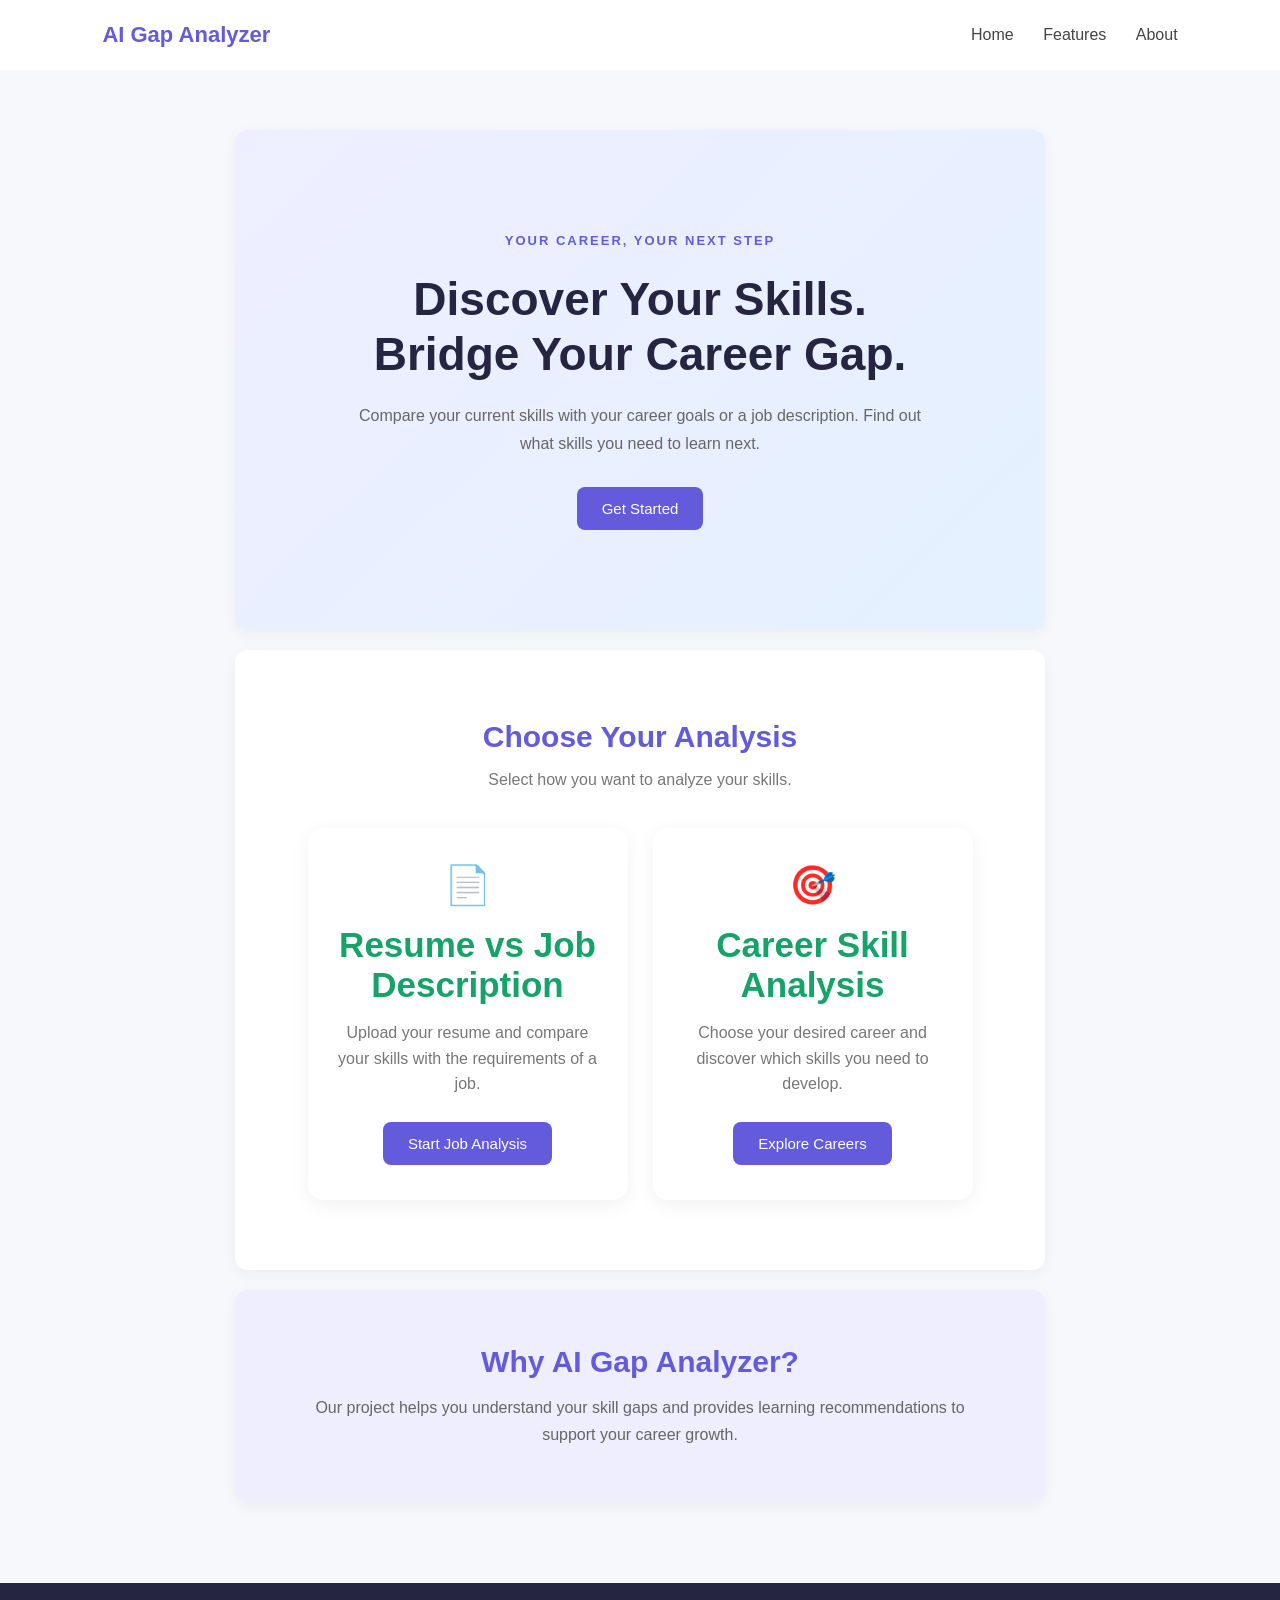
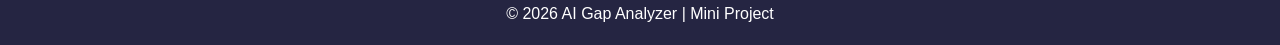
<file: frontend/index.html>
<!DOCTYPE html>
<html lang="en">
<head>
    <meta charset="UTF-8">
    <meta name="viewport" content="width=device-width, initial-scale=1.0">
    <title>AI Gap Analyzer</title>
    <link rel="stylesheet" href="static/css/style.css">
</head>
<body>

    <header class="navbar">
        <div class="logo">AI Gap Analyzer</div>
        <nav>
            <a href="#home">Home</a>
            <a href="#features">Features</a>
            <a href="#about">About</a>
        </nav>
    </header>

    <main>
        <section class="hero" id="home">
            <p class="tagline">YOUR CAREER, YOUR NEXT STEP</p>
            <h1>Discover Your Skills.<br>Bridge Your Career Gap.</h1>
            <p class="hero-text">
                Compare your current skills with your career goals or a job description.
                Find out what skills you need to learn next.
            </p>
            <a href="#features" class="primary-button">Get Started</a>
        </section>

        <section class="features" id="features">
            <h2>Choose Your Analysis</h2>
            <p class="section-text">Select how you want to analyze your skills.</p>

            <div class="card-container">

                <div class="feature-card">
                    <div class="card-icon">📄</div>
                    <h3>Resume vs Job Description</h3>
                    <p>
                        Upload your resume and compare your skills
                        with the requirements of a job.
                    </p>
                  <a href="job_analysis.html" class="primary-button">
                     Start Job Analysis
                  </a>
                </div>

                <div class="feature-card">
                    <div class="card-icon">🎯</div>
                    <h3>Career Skill Analysis</h3>
                    <p>
                        Choose your desired career and discover
                        which skills you need to develop.
                    </p>
                   <a href="career.html" class="primary-button">
                       Explore Careers
                    </a>
                </div>

            </div>
        </section>

        <section class="about" id="about">
            <h2>Why AI Gap Analyzer?</h2>
            <p>
                Our project helps you understand your skill gaps
                and provides learning recommendations to support
                your career growth.
            </p>
        </section>
    </main>

    <footer>
        <p>© 2026 AI Gap Analyzer | Mini Project</p>
    </footer>

    <script src="static/js/script.js"></script>
</body>
</html>
</file>
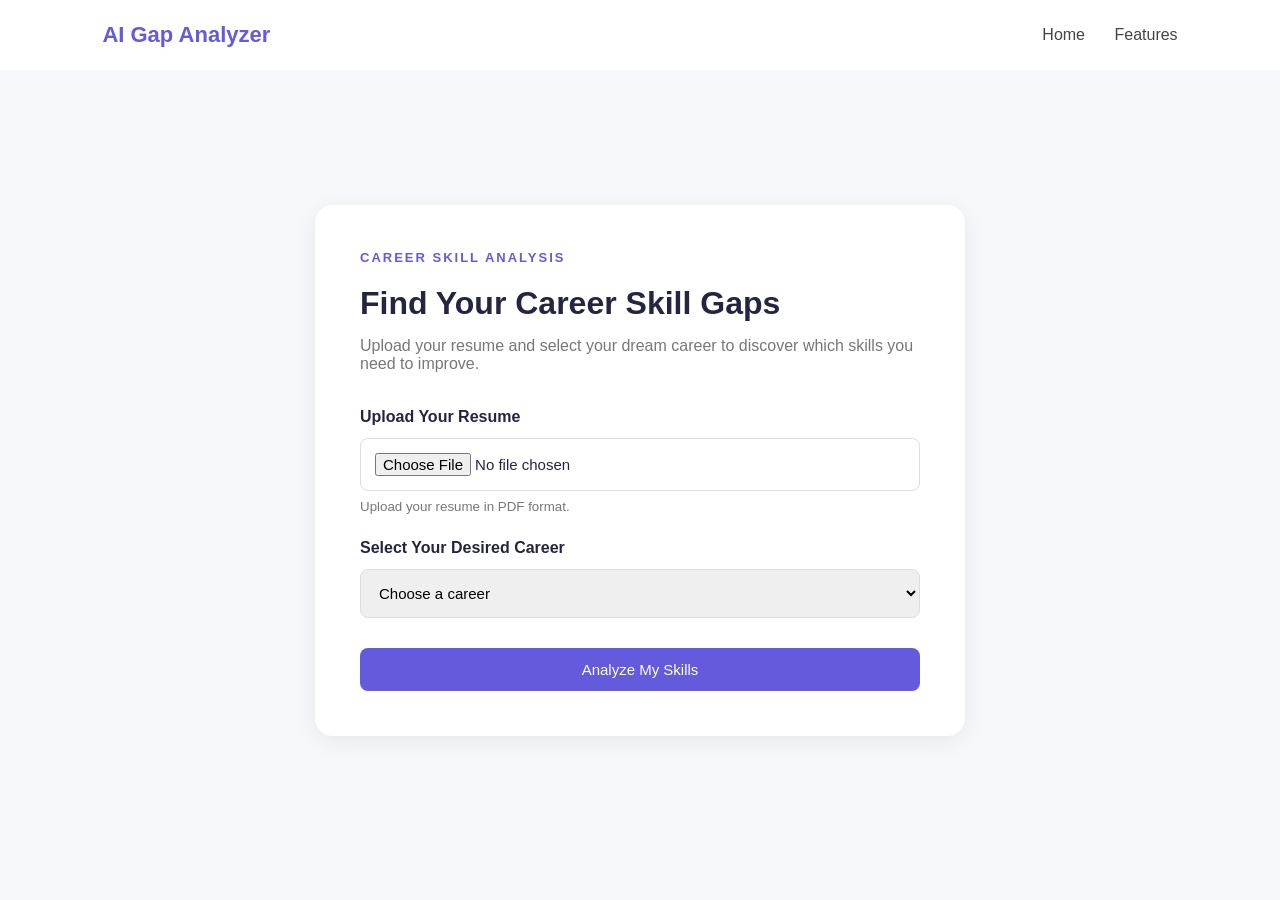
<file: frontend/career.html>
<!DOCTYPE html>
<html lang="en">
<head>
    <meta charset="UTF-8">
    <meta name="viewport" content="width=device-width, initial-scale=1.0">
    <title>Career Analysis - AI Gap Analyzer</title>

    <link rel="stylesheet" href="static/css/style.css">
</head>

<body>

    <header class="navbar">
        <div class="logo">AI Gap Analyzer</div>

        <nav>
            <a href="index.html">Home</a>
            <a href="index.html#features">Features</a>
        </nav>
    </header>

    <main class="analysis-page">

        <div class="analysis-container">

            <p class="tagline">CAREER SKILL ANALYSIS</p>

            <h1>Find Your Career Skill Gaps</h1>

            <p class="section-text">
                Upload your resume and select your dream career
                to discover which skills you need to improve.
            </p>

            <form id="careerForm">

                <div class="form-group">
                    <label for="resume">Upload Your Resume</label>

                    <input
                        type="file"
                        id="resume"
                        name="resume"
                        accept=".pdf"
                        required
                    >

                    <small>Upload your resume in PDF format.</small>
                </div>

                <div class="form-group">
                    <label for="career">Select Your Desired Career</label>

                    <select id="career" name="career" required>
                        <option value="">Choose a career</option>
                        <option value="Data Analyst">Data Analyst</option>
                        <option value="Web Developer">Web Developer</option>
                        <option value="Python Developer">Python Developer</option>
                        <option value="AI Engineer">AI Engineer</option>
                        <option value="Software Developer">Software Developer</option>
                    </select>
                </div>

                <button type="submit" class="primary-button">
                    Analyze My Skills
                </button>

            </form>

        </div>

    </main>

    <script src="static/js/script.js"></script>

</body>
</html>
</file>
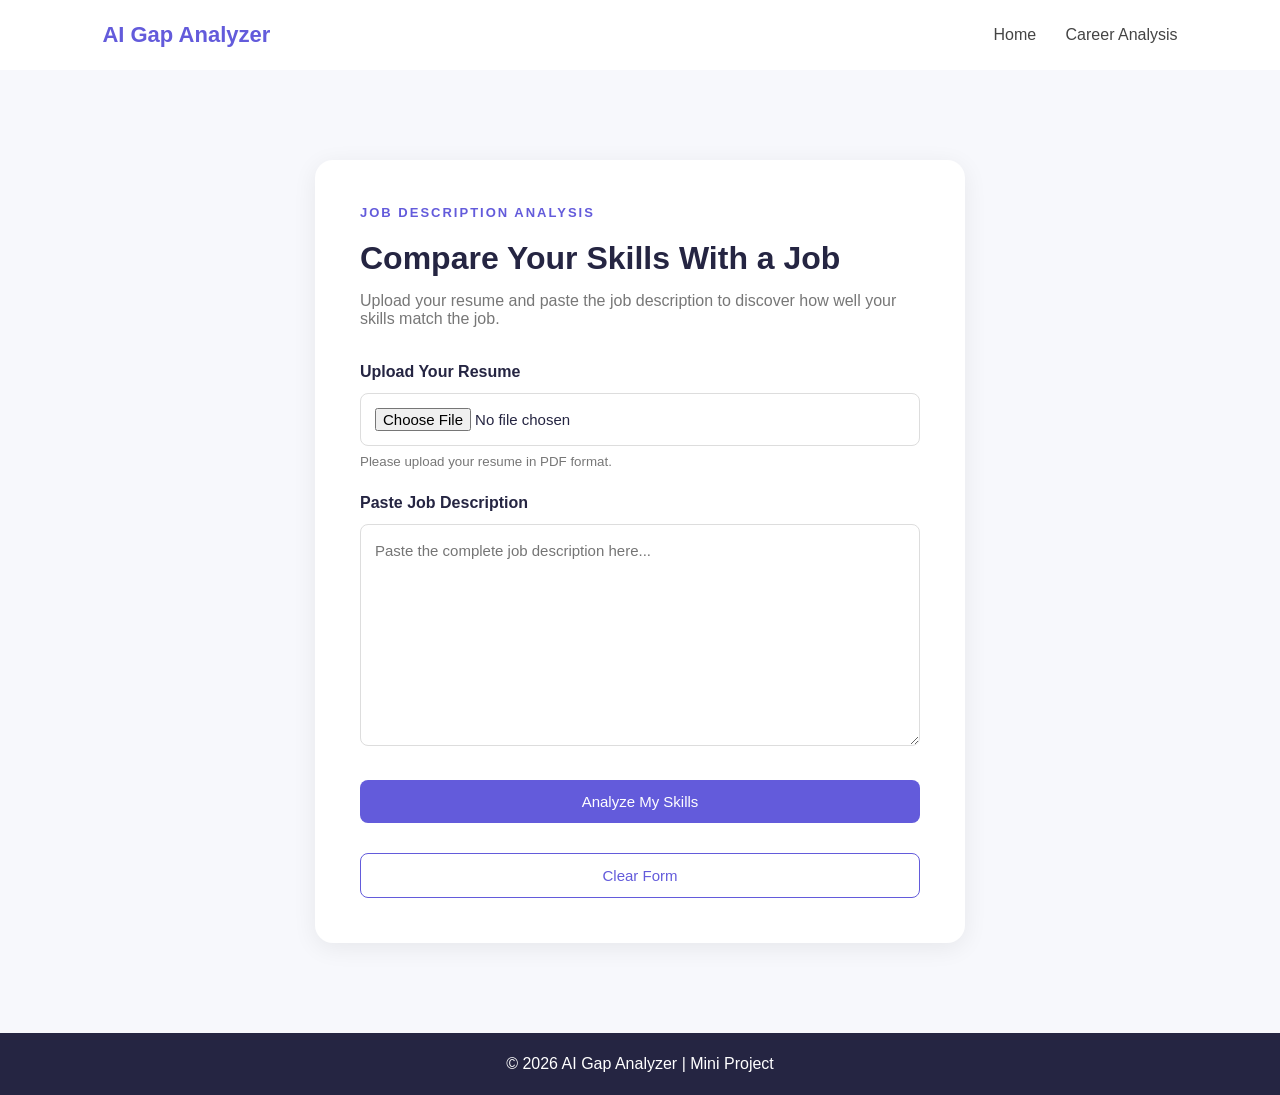
<file: frontend/job_analysis.html>
<!DOCTYPE html>
<html lang="en">

<head>
    <meta charset="UTF-8">
    <meta name="viewport" content="width=device-width, initial-scale=1.0">

    <title>Job Analysis - AI Gap Analyzer</title>

    <link rel="stylesheet" href="static/css/style.css">
</head>

<body>

    <!-- Navigation Bar -->
    <header class="navbar">

        <div class="logo">AI Gap Analyzer</div>

        <nav>
            <a href="index.html">Home</a>
            <a href="career.html">Career Analysis</a>
        </nav>

    </header>


    <!-- Main Section -->
    <main class="analysis-page">

        <div class="analysis-container">

            <p class="tagline">JOB DESCRIPTION ANALYSIS</p>

            <h1>Compare Your Skills With a Job</h1>

            <p class="section-text">
                Upload your resume and paste the job description
                to discover how well your skills match the job.
            </p>


            <form id="jobForm">

                <!-- Resume Upload -->
                <div class="form-group">

                    <label for="resume">
                        Upload Your Resume
                    </label>

                    <input
                        type="file"
                        id="resume"
                        name="resume"
                        accept=".pdf"
                        required
                    >

                    <small>Please upload your resume in PDF format.</small>

                </div>


                <!-- Job Description -->
                <div class="form-group">

                    <label for="jobDescription">
                        Paste Job Description
                    </label>

                    <textarea
                        id="jobDescription"
                        name="jobDescription"
                        rows="8"
                        placeholder="Paste the complete job description here..."
                        required
                    ></textarea>

                </div>


                <!-- Buttons -->
                <button type="submit" class="primary-button">
                    Analyze My Skills
                </button>

                <button type="reset" class="reset-button">
                    Clear Form
                </button>

            </form>

        </div>

    </main>


    <footer>
        <p>© 2026 AI Gap Analyzer | Mini Project</p>
    </footer>


    <script src="static/js/script.js"></script>

</body>
</html>
</file>
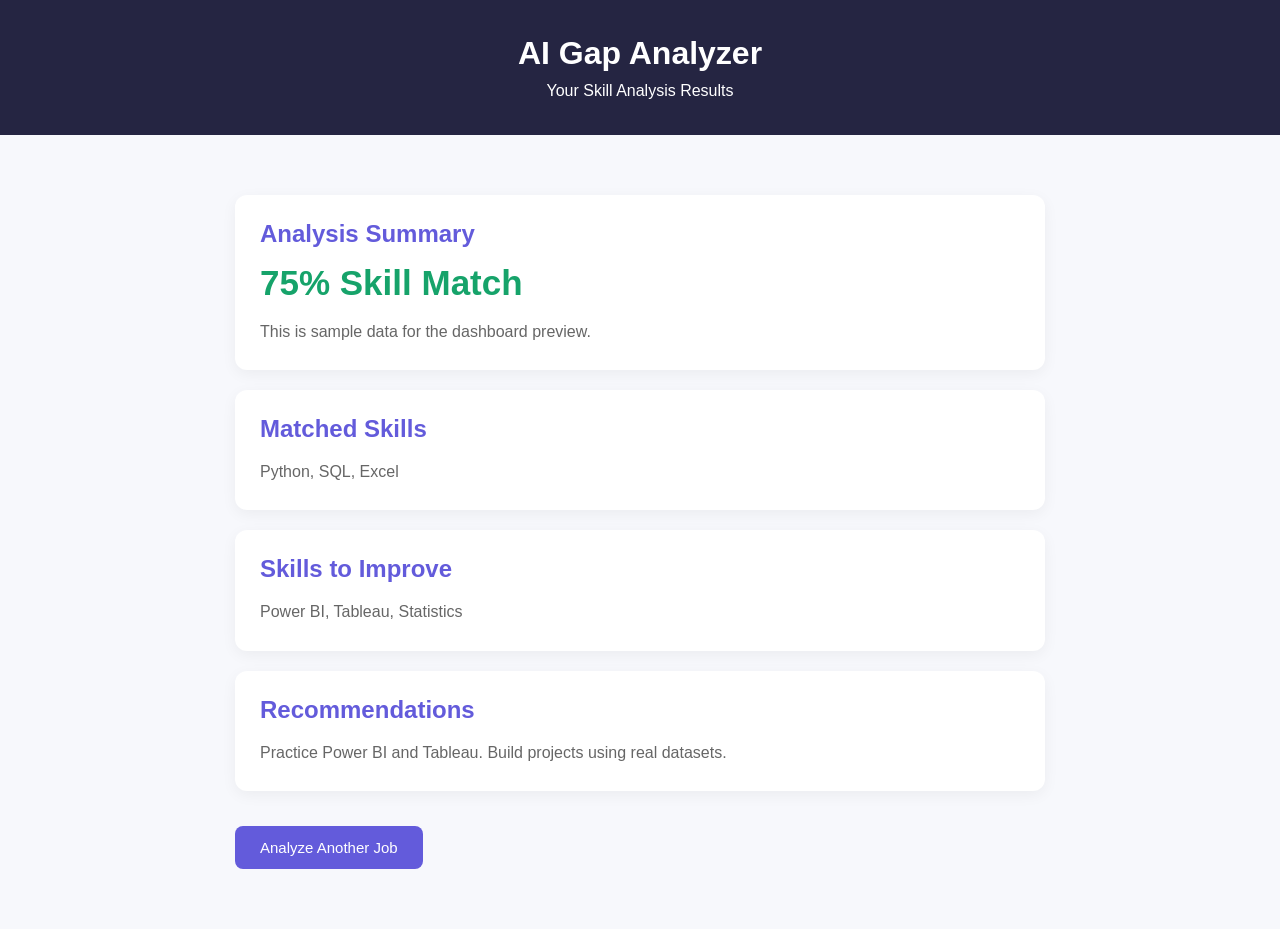
<file: frontend/results.html>
<!DOCTYPE html>
<html lang="en">
<head>
    <meta charset="UTF-8">
    <meta name="viewport" content="width=device-width, initial-scale=1.0">
    <title>Analysis Results - AI Gap Analyzer</title>
    <link rel="stylesheet" href="static/css/style.css">
</head>
<body>

    <header>
        <h1>AI Gap Analyzer</h1>
        <p>Your Skill Analysis Results</p>
    </header>

    <main>
        <section>
            <h2>Analysis Summary</h2>
            <h3>75% Skill Match</h3>
            <p>This is sample data for the dashboard preview.</p>
        </section>

        <section>
            <h2>Matched Skills</h2>
            <p>Python, SQL, Excel</p>
        </section>

        <section>
            <h2>Skills to Improve</h2>
            <p>Power BI, Tableau, Statistics</p>
        </section>

        <section>
            <h2>Recommendations</h2>
            <p>Practice Power BI and Tableau. Build projects using real datasets.</p>
        </section>

        <a href="job_analysis.html" class="primary-button">
            Analyze Another Job
        </a>
    </main>

    <script src="static/js/script.js"></script>
</body>
</html>
</file>
<file: frontend/static/css/style.css>
* {
    margin: 0;
    padding: 0;
    box-sizing: border-box;
}

body {
    font-family: Arial, sans-serif;
    background: #f7f8fc;
    color: #252542;
}

.navbar {
    display: flex;
    justify-content: space-between;
    align-items: center;
    padding: 22px 8%;
    background: white;
}

.logo {
    font-size: 22px;
    font-weight: bold;
    color: #635bdb;
}

nav a {
    text-decoration: none;
    color: #444;
    margin-left: 25px;
}

.hero {
    text-align: center;
    padding: 100px 20px;
    background: linear-gradient(135deg, #eeeeff, #e4f1ff);
}

.tagline {
    color: #635bdb;
    font-size: 13px;
    font-weight: bold;
    letter-spacing: 2px;
    margin-bottom: 20px;
}

.hero h1 {
    font-size: 46px;
    line-height: 1.2;
    margin-bottom: 20px;
}

.hero-text {
    max-width: 600px;
    margin: 0 auto 30px;
    color: #666;
    line-height: 1.7;
}

.primary-button,
.feature-card button {
    display: inline-block;
    background: #635bdb;
    color: white;
    border: none;
    padding: 13px 25px;
    border-radius: 8px;
    text-decoration: none;
    cursor: pointer;
    font-size: 15px;
}

.features {
    text-align: center;
    padding: 70px 8%;
}

.features h2,
.about h2 {
    font-size: 30px;
    margin-bottom: 12px;
}

.section-text {
    color: #777;
    margin-bottom: 35px;
}

.card-container {
    display: flex;
    justify-content: center;
    gap: 25px;
    flex-wrap: wrap;
}

.feature-card {
    background: white;
    padding: 35px 25px;
    border-radius: 15px;
    width: 320px;
    box-shadow: 0 5px 20px rgba(0, 0, 0, 0.06);
}

.card-icon {
    font-size: 38px;
    margin-bottom: 18px;
}

.feature-card h3 {
    margin-bottom: 15px;
}

.feature-card p {
    color: #777;
    line-height: 1.6;
    margin-bottom: 25px;
}

.about {
    text-align: center;
    padding: 55px 20px;
    background: #eeeeff;
}

.about p {
    max-width: 650px;
    margin: 15px auto 0;
    line-height: 1.7;
    color: #666;
}

footer {
    text-align: center;
    padding: 22px;
    background: #252542;
    color: white;
}

@media (max-width: 600px) {
    .navbar {
        flex-direction: column;
        gap: 15px;
    }

    nav a {
        margin: 0 8px;
    }

    .hero h1 {
        font-size: 34px;
    }
}


/* Career Analysis Page */

.analysis-page {
    min-height: 80vh;
    display: flex;
    justify-content: center;
    align-items: center;
    padding: 50px 20px;
    background: #f7f8fc;
}

.analysis-container {
    background: white;
    width: 100%;
    max-width: 650px;
    padding: 45px;
    border-radius: 18px;
    box-shadow: 0 5px 25px rgba(0, 0, 0, 0.07);
}

.analysis-container h1 {
    font-size: 32px;
    margin-bottom: 15px;
}

.form-group {
    margin-top: 25px;
}

.form-group label {
    display: block;
    font-weight: bold;
    margin-bottom: 12px;
}

.form-group input,
.form-group select {
    width: 100%;
    padding: 14px;
    border: 1px solid #ddd;
    border-radius: 8px;
    font-size: 15px;
}

.form-group small {
    display: block;
    color: #777;
    margin-top: 8px;
}

.analysis-container button {
    margin-top: 30px;
    width: 100%;
}

@media (max-width: 600px) {
    .analysis-container {
        padding: 25px;
    }

    .analysis-container h1 {
        font-size: 25px;
    }
}


/* Job Analysis Page */

.form-group textarea {
    width: 100%;
    padding: 14px;
    border: 1px solid #ddd;
    border-radius: 8px;
    font-size: 15px;
    font-family: Arial, sans-serif;
    resize: vertical;
    line-height: 1.6;
}

.form-group textarea:focus,
.form-group input:focus,
.form-group select:focus {
    outline: none;
    border-color: #635bdb;
}

.reset-button {
    margin-top: 12px;
    width: 100%;
    padding: 13px;
    background: white;
    color: #635bdb;
    border: 1px solid #635bdb;
    border-radius: 8px;
    cursor: pointer;
    font-size: 15px;
}

.reset-button:hover {
    background: #eeeeff;
}


/* Results Dashboard */

body:has(main section) {
    background: #f7f8fc;
}

header {
    text-align: center;
    padding: 35px 20px;
    background: #252542;
    color: white;
}

header h1 {
    margin-bottom: 10px;
}

main {
    max-width: 850px;
    margin: 40px auto;
    padding: 20px;
}

main section {
    background: white;
    padding: 25px;
    margin-bottom: 20px;
    border-radius: 12px;
    box-shadow: 0 4px 15px rgba(0,0,0,0.05);
}

main section h2 {
    color: #635bdb;
    margin-bottom: 15px;
}

main section h3 {
    font-size: 35px;
    color: #16a36a;
    margin: 15px 0;
}

main section p {
    color: #666;
    line-height: 1.7;
}

main > a {
    display: inline-block;
    margin-top: 15px;
}
</file>
